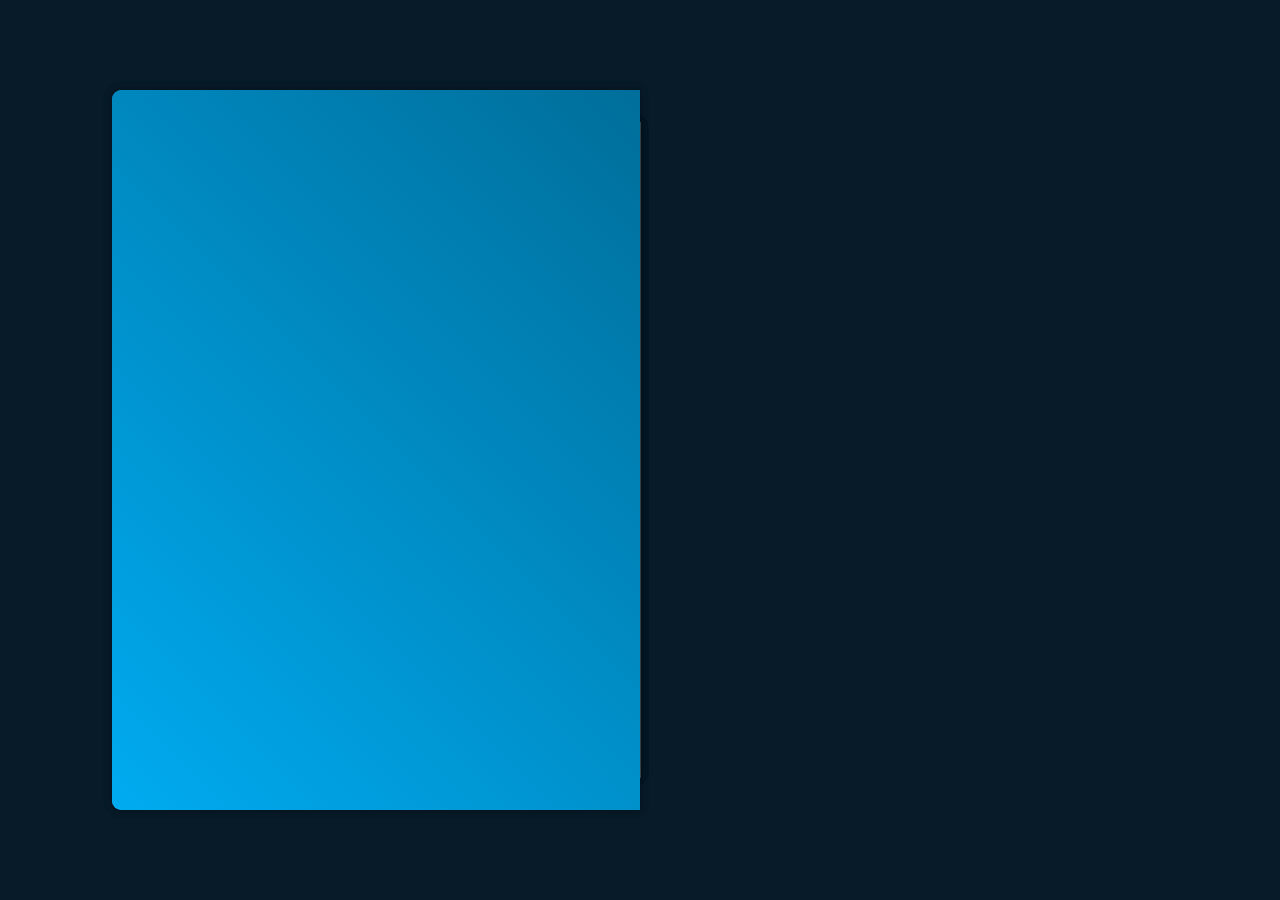
<file: index.html>
<!DOCTYPE html>
<html lang="en">
<head>
    <meta charset="UTF-8">
    <meta http-equiv="X-UA-Compatible" content="IE=edge">
    <meta name="viewport" content="width=device-width, initial-scale=1.0">
    <title>3D Portfolio Website HTML CSS and Javascript | Codehal</title>
    <link rel="stylesheet" href="style.css">
    <!-- box icons -->
    <link href='https://unpkg.com/boxicons@2.1.4/css/boxicons.min.css' rel='stylesheet'>
    <link rel="stylesheet" href="https://cdnjs.cloudflare.com/ajax/libs/font-awesome/6.6.0/css/all.min.css" integrity="sha512-Kc323vGBEqzTmouAECnVceyQqyqdsSiqLQISBL29aUW4U/M7pSPA/gEUZQqv1cwx4OnYxTxve5UMg5GT6L4JJg==" crossorigin="anonymous" referrerpolicy="no-referrer" />
</head>

<body>
    <div class="wrapper">
        <div class="cover cover-left"></div>
        <div class="cover cover-right "></div>

        <div class="book">
            <!-- Profile Page -->
            <div class="book-page page-left">
                <div class="profile-page">
                    <img src="Snapchat-625175371.jpg" alt="Profile Picture">
                    <h1>ABDULSAMAD</h1>
                    <h3>Web Developer</h3>

                    <div class="social-media">
                        <a href="#"><i class="fa-brands fa-facebook-f"></i></a>
                        <a href="#"><i class="fa-brands fa-twitter"></i></a>
                        <a href="#"><i class="fa-brands fa-instagram"></i></a>
                        <a href="#"><i class="fa-brands fa-linkedin"></i></a>
                    </div>

                    <p>Hi, I'm ABDULSAMAD, a web developer. Lorem ipsum, dolor sit amet consectetur adipisicing elit. Officia accusamus magni corrupti veritatis sapiente doloribus quibusdam rem autem architecto odit pariatur, aliquid at id necessitatibus ab, ratione.</p>

                    <div class="btn-box">
                        <a href="#" class="btn">Download CV</a>
                        <a href="#" class="btn contact-me">Contact Me</a>
                    </div>
                </div>
            </div>

            <!-- Page 1 & 2: Work Experience and Education -->
            <div class="book-page page-right turn" id="turn-1">
                <!-- Page 1 (Work Experience) -->
                <div class="page-front">
                    <h1 class="tittle">Work Experience</h1>
                    <div class="workeduc-box">
                        <div class="workeduc-content">
                            <span class="year"><i class='bx bxs-calendar'></i> 2019-2020</span>
                            <h3>Web Developer - Company</h3>
                            <p>Lorem ipsum dolor sit amet consectetur adipisicing elit. Asperiores nemo quod, quae minima pariatur atque est sit fugiat perferendis numquam animi, enim alias maxime accusamus.</p>
                        </div>

                        <div class="workeduc-content">
                            <span class="year"><i class='bx bxs-calendar'></i> 2021-2022</span>
                            <h3>Web Developer - Company</h3>
                            <p>Lorem ipsum dolor sit amet consectetur adipisicing elit. Asperiores nemo quod, quae minima pariatur atque est sit fugiat perferendis numquam animi, enim alias maxime accusamus.</p>
                        </div>

                        <div class="workeduc-content">
                            <span class="year"><i class='bx bxs-calendar'></i> 2023-2024</span>
                            <h3>Web Developer - Company</h3>
                            <p>Lorem ipsum dolor sit amet consectetur adipisicing elit. Asperiores nemo quod, quae minima pariatur atque est sit fugiat perferendis numquam animi, enim alias maxime accusamus.</p>
                        </div>
                    </div>
                    <span class="number-page">1</span>
                    <!-- Next button -->
                    <span class="naxtprev-btn" data-page="turn-1">
                        <i class='bx bxs-chevron-right'></i>
                    </span>
                </div>

                <!-- Page 2 (Education) -->
                <div class="page-back">
                    <h1 class="tittle">Education</h1>
                    <div class="workeduc-box">
                        <div class="workeduc-content">
                            <span class="year"><i class='bx bxs-calendar'></i> 2023-2024</span>
                            <h3>2nd Year Degree - College</h3>
                            <p>Lorem ipsum dolor sit amet consectetur adipisicing elit. Asperiores nemo quod, quae minima pariatur atque est sit fugiat perferendis numquam animi, enim alias maxime accusamus.</p>
                        </div>

                        <div class="workeduc-content">
                            <span class="year"><i class='bx bxs-calendar'></i> 2021-2022</span>
                            <h3>Matric Degree - School</h3>
                            <p>Lorem ipsum dolor sit amet consectetur adipisicing elit. Asperiores nemo quod, quae minima pariatur atque est sit fugiat perferendis numquam animi, enim alias maxime accusamus.</p>
                        </div>

                        <div class="workeduc-content">
                            <span class="year"><i class='bx bxs-calendar'></i> 2023-2024</span>
                            <h3>Web Developer - Course at Aptech</h3>
                            <p>Lorem ipsum dolor sit amet consectetur adipisicing elit. Asperiores nemo quod, quae minima pariatur atque est sit fugiat perferendis numquam animi, enim alias maxime accusamus.</p>
                        </div>
                    </div>
                    <span class="number-page">2</span>
                    <!-- Previous button -->
                    <span class="naxtprev-btn back" data-page="turn-1">
                        <i class='bx bxs-chevron-left'></i>
                    </span>
                </div>
            </div>

            <!-- Page 3 & 4: My Services and Skills -->
            <div class="book-page page-right turn" id="turn-2">
                <!-- Page 3 (My Services) -->
                <div class="page-front">
                    <h1 class="tittle">My Services</h1>
                    <div class="services-box">
                        <div class="services-content">
                            <i class='bx bx-code-alt'></i>
                            <h3>Web Development</h3>
                            <p>Lorem ipsum dolor sit amet consectetur adipisicing elit.</p>
                            <a href="#" class="btn">Read More</a>
                        </div>

                        <div class="services-content">
                            <i class='bx bxs-paint'></i>
                            <h3>Crative Design</h3>
                            <p>Lorem ipsum dolor sit amet consectetur adipisicing elit.</p>
                            <a href="#" class="btn">Read More</a>
                        </div>

                        <div class="services-content">
                            <i class='bx bx-bar-chart-alt'></i>
                            <h3>Digital Markiting</h3>
                            <p>Lorem ipsum dolor sit amet consectetur adipisicing elit.</p>
                            <a href="#" class="btn">Read More</a>
                        </div>

                        <div class="services-content">
                            <i class='bx bx-search-alt-2'></i>
                            <h3>seo</h3>
                            <p>Lorem ipsum dolor sit amet consectetur adipisicing elit.</p>
                            <a href="#" class="btn">Read More</a>
                        </div>
                    </div>
                    <span class="number-page">3</span>
                    <!-- Next button -->
                    <span class="naxtprev-btn" data-page="turn-2">
                        <i class='bx bxs-chevron-right'></i>
                    </span>
                    <!-- Add service content here -->
                </div>

                <!-- Page 4 (My Skills) -->
                <div class="page-back">
                    <h1 class="tittle">My Skills</h1>
                    <div class="skills-box">
                        <div class="skills-content">
                            <h3>Front-End</h3>
                            <div class="content">
                                <span><i class='bx bxl-html5'></i>HTML</span>
                                <span><i class='bx bxl-css3'></i>CSS</span>
                                <span><i class='bx bxl-javascript'></i>JavaScript</span>
                                <span><i class='bx bxl-angular'></i>Angular</span>
                                <span><i class='bx bxl-react'></i>React</span>
                                <span><i class='bx bxl-bootstrap'></i>Bootstrap</span>
                                <span><i class='bx bxl-tailwind-css'></i>Tailwind</span>
                            </div>
                        </div>
                
                        <div class="skills-content">
                            <h3>Back-End</h3>
                            <div class="content">
                                <span><i class='bx bxl-python'></i>Python</span>
                                <span><i class='bx bxl-java'></i>Java</span>
                                <span><i class='bx bxl-php'></i>PHP</span>
                                <span><i class='bx bxl-nodejs'></i>Node.js</span>
                            </div>
                        </div>
                
                        <div class="skills-content">
                            <h3>UI/UX Design</h3>
                            <div class="content">
                                <span><i class='bx bxl-figma'></i>Figma</span>
                            </div>
                        </div>
                    </div>

                    <span class="number-page">4</span>
                     <!-- Previous button -->
                     <span class="naxtprev-btn back" data-page="turn-2">
                         <i class='bx bxs-chevron-left'></i>
                     </span>
               
                </div>
            </div>
            <!-- Page 5 & 6: -->
            <div class="book-page page-right turn " id="turn-3">
                <div class="page-front">
                    <h1 class="tittle">Latest Project</h1>
                    <div class="portfolio-box">
                        <div class="img-box">
                            <img src="portfolio.jpg" alt="">
                    </div>
                        


                        <div class="info-box">
                            <div class="info-tittle">
                                <h3>Project Name</h3>
                                <a href="#">Live Preview <i class='bx bx-link-external' ></i></a>
                            </div>
                            <p>Tech Used</p>
                            <p>Lorem ipsum dolor sit amet consectetur adipisicing elit. Maxime unde eius esse quos officia cupiditate nam eos tempore voluptates natus!</p>
                        </div>
                        <div class="btn-box">
                            <a href="" class="btn">Source Code</a>
                            <a href="c:\Users\Yousuf Traders\Desktop\m" class="btn">More Project</a>
                        </div>
                    </div>

                    <span class="number-page">5</span>
                    <!-- Next button -->
                    <span class="naxtprev-btn" data-page="turn-3">
                        <i class='bx bxs-chevron-right'></i>
                    </span>
                </div>

                <!-- page 6 my contact me! -->
                <div class="page-back">
                    <h1 class="tittle"> Contact me!</h1>


                    <div class="contact-box">
                        <form action="#">
                            <input type="text" class="field" placeholder="Full Name" required>
                            <input type="email" class="field" placeholder="Email Addrees" required>
                            <textarea name="" id="" cols="30" rows="10" class="field" placeholder="Your Massage" required></textarea>
                            <input type="submit" class="btn" value="send Massage">
                        </form>
                    </div>


                    <span class="number-page">6</span>
                    <!-- Previous button -->
                    <span class="naxtprev-btn back" data-page="turn-3">
                        <i class='bx bxs-chevron-left'></i>
                    </span>

                    <a href="#" class="back-profile">
                        <p>Profile</p>
                        <i class='bx bxs-user'></i>
                    </a>
              
                </div>

            </div>
        </div>
  
        </div>
   
</body>
</html>


    <script src="script.js"></script>

</body>

</html>
</file>
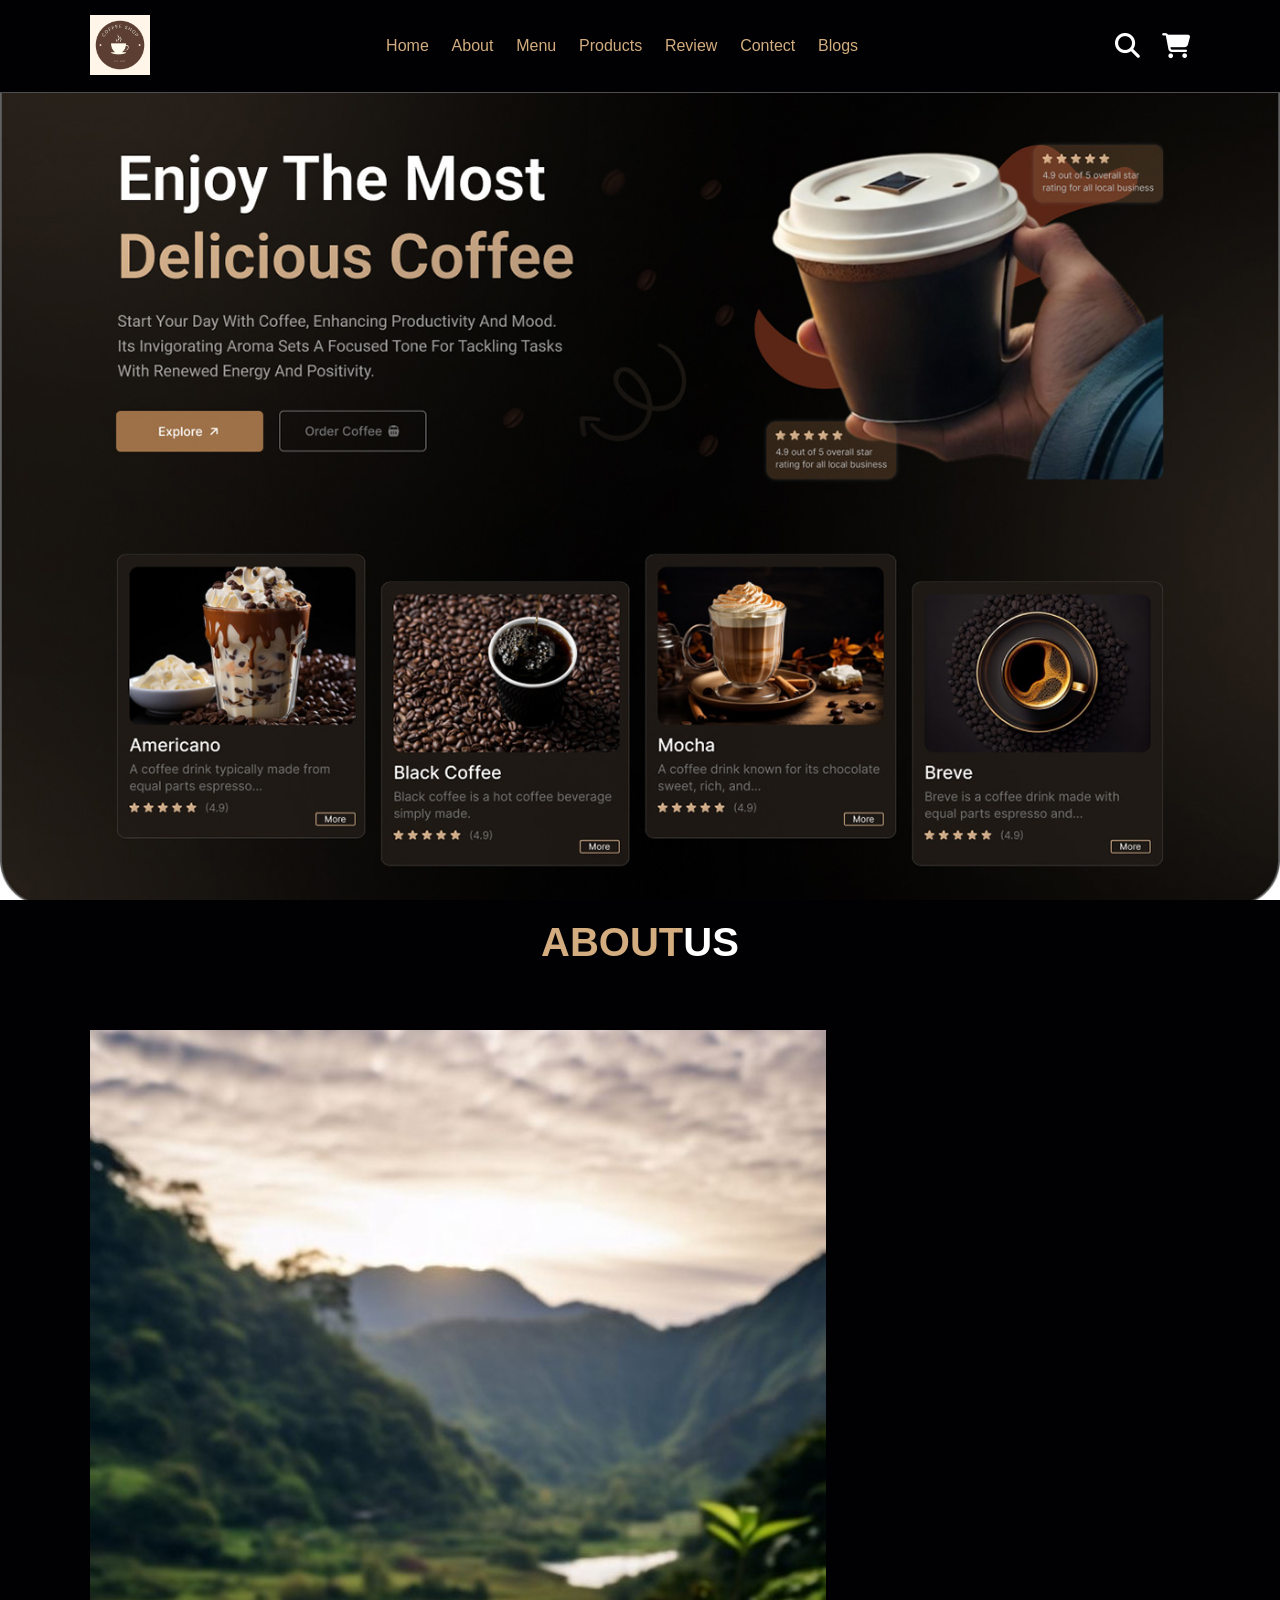
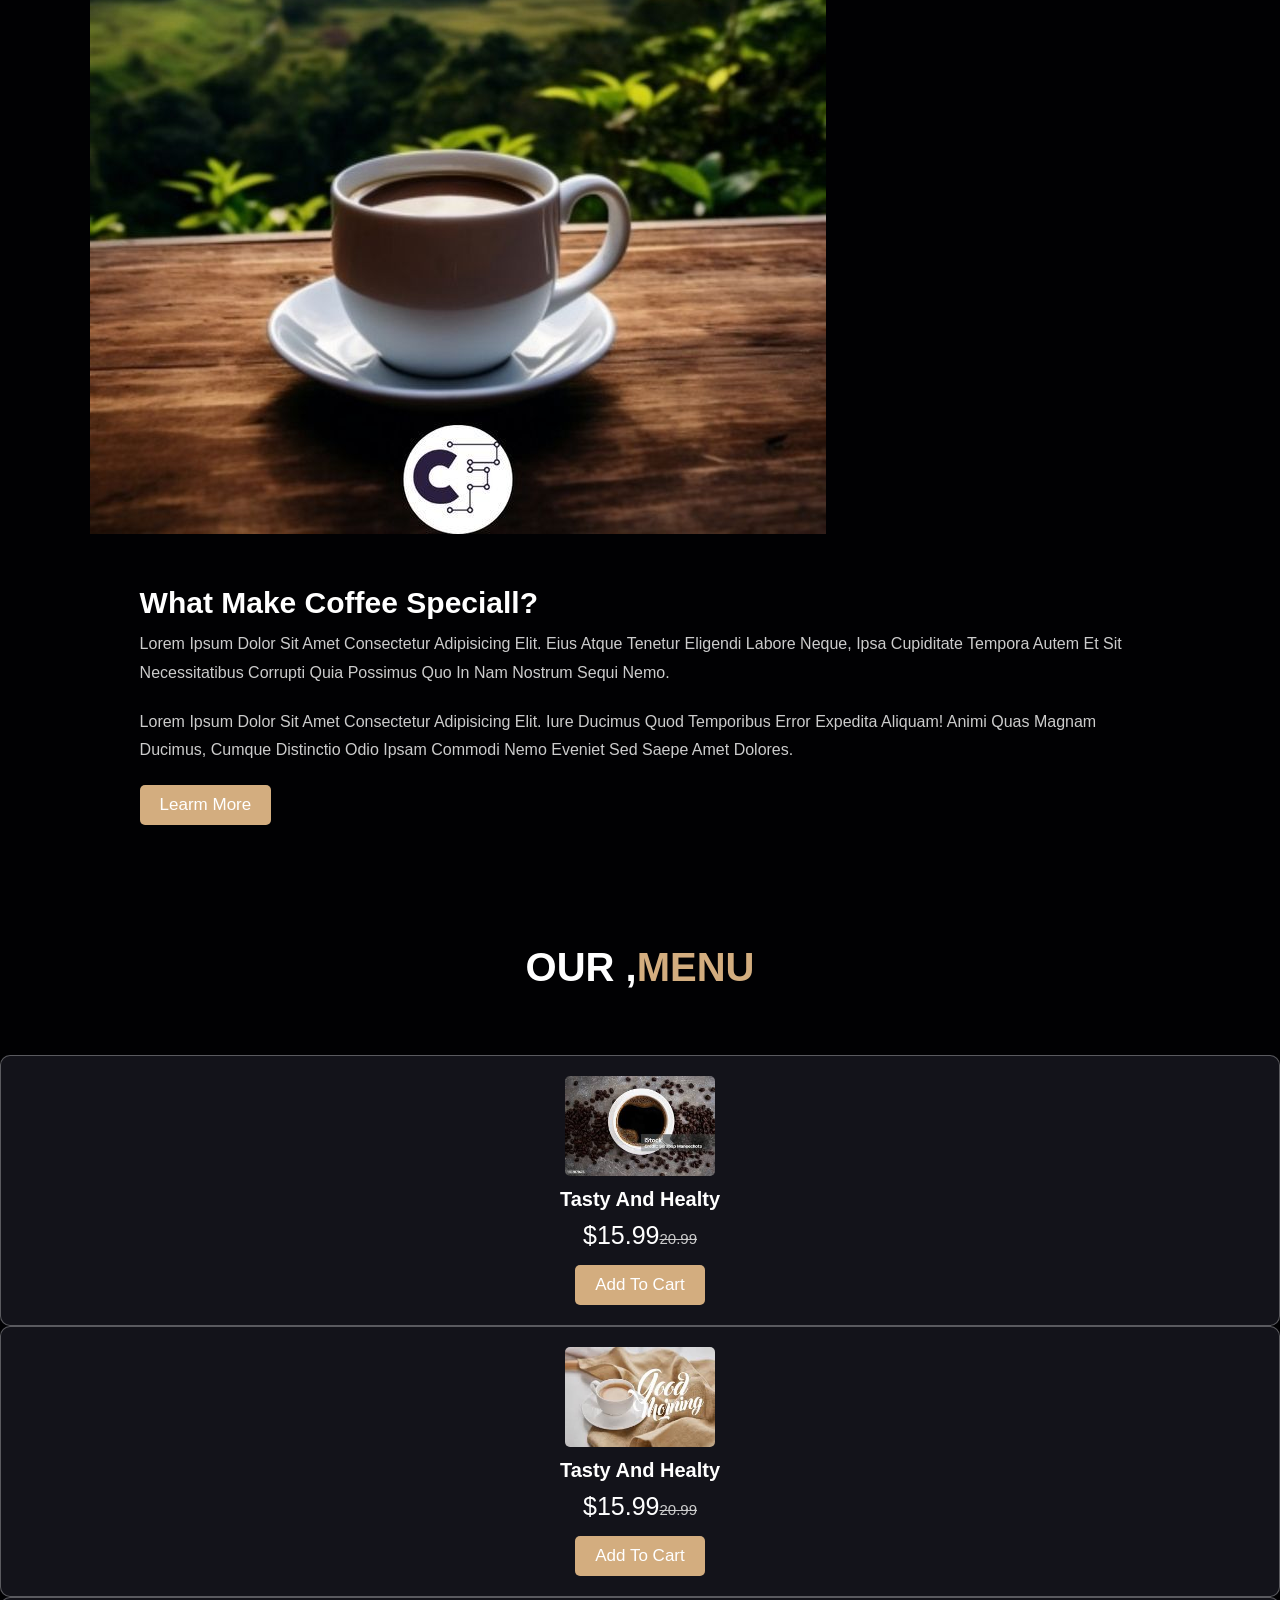
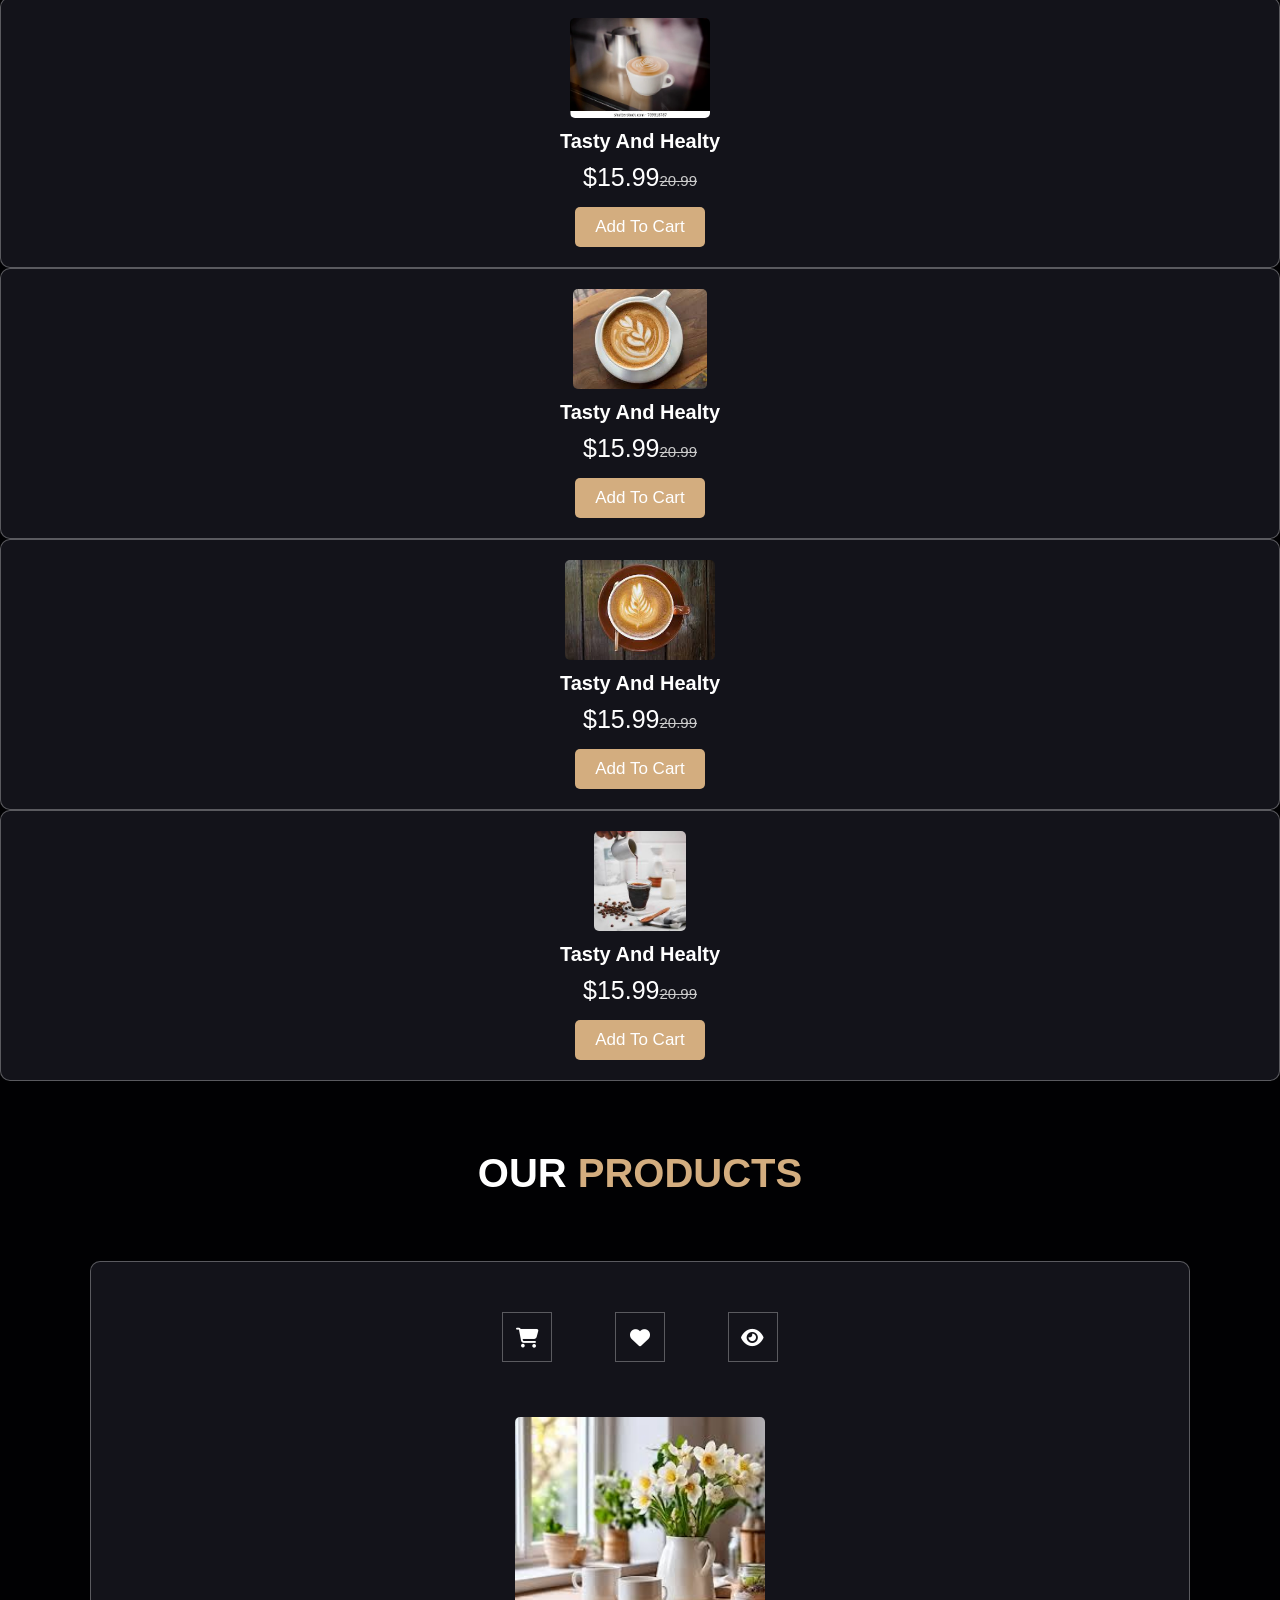
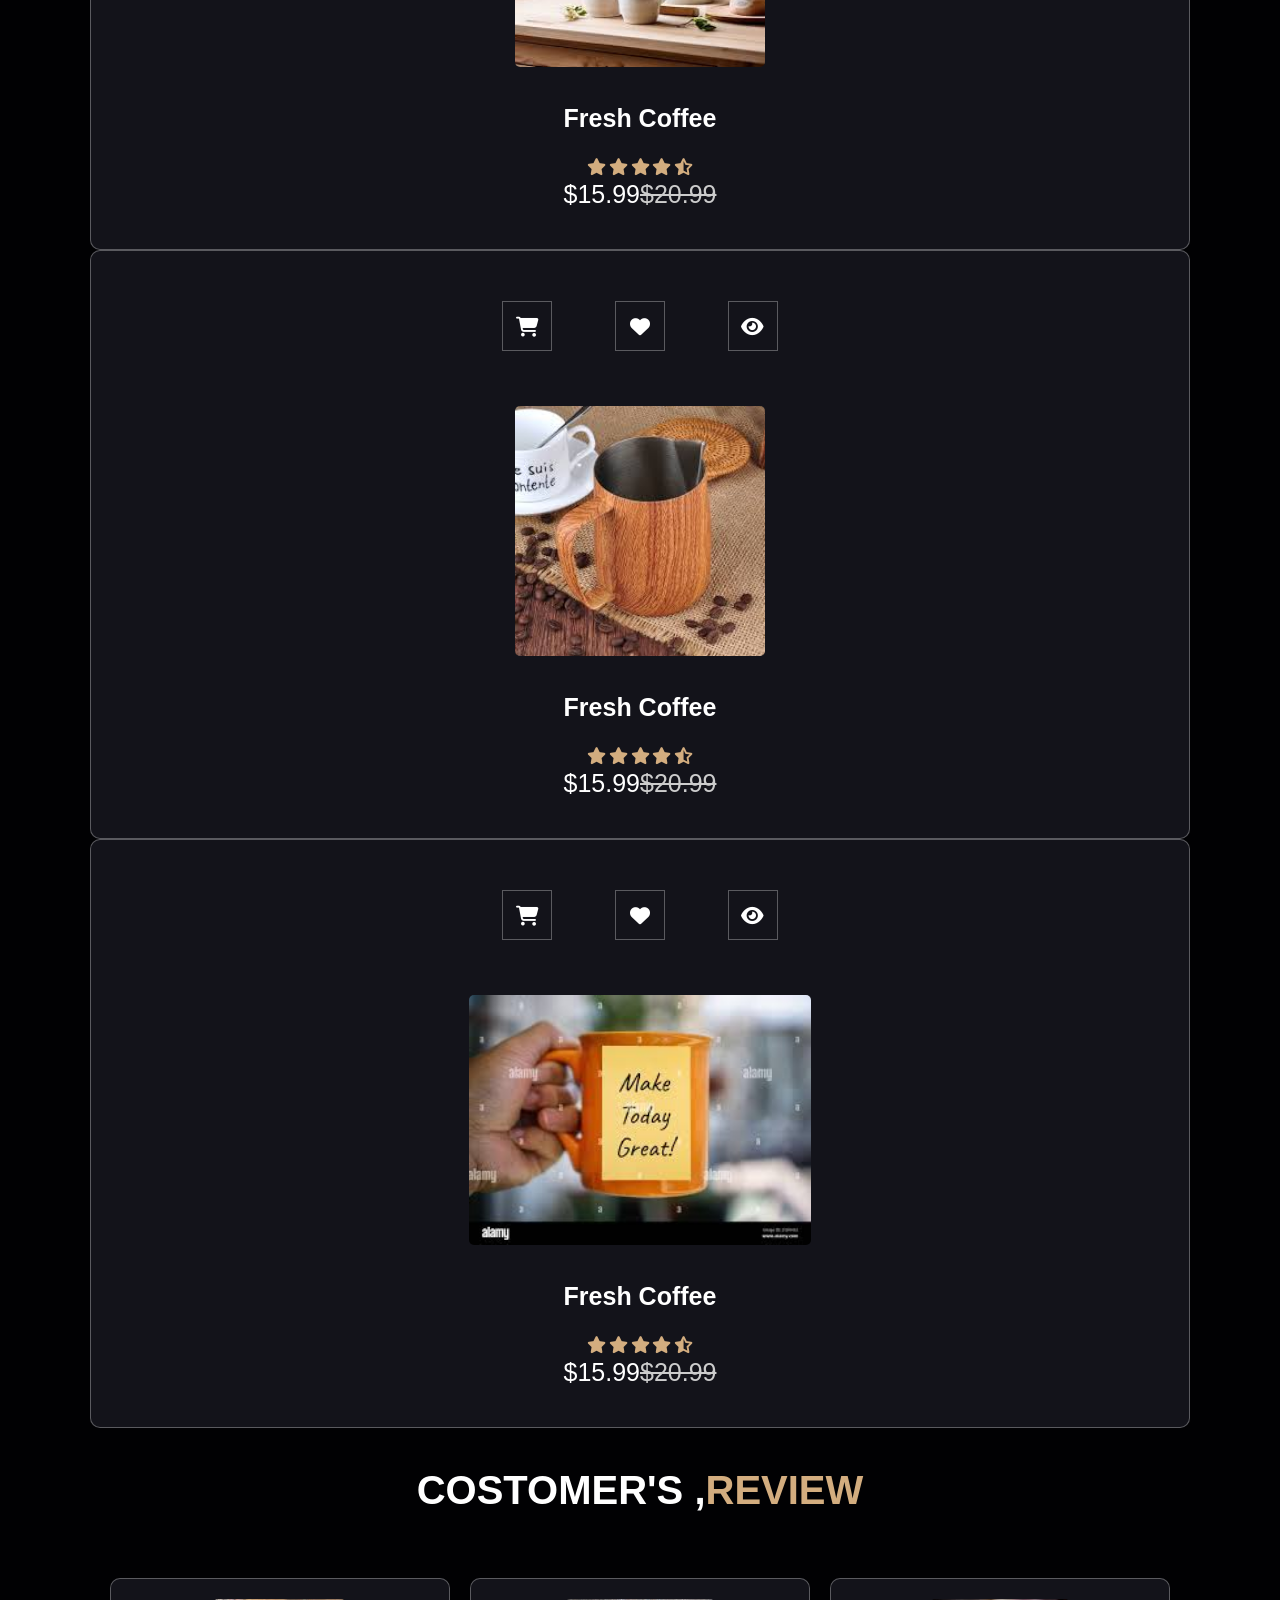
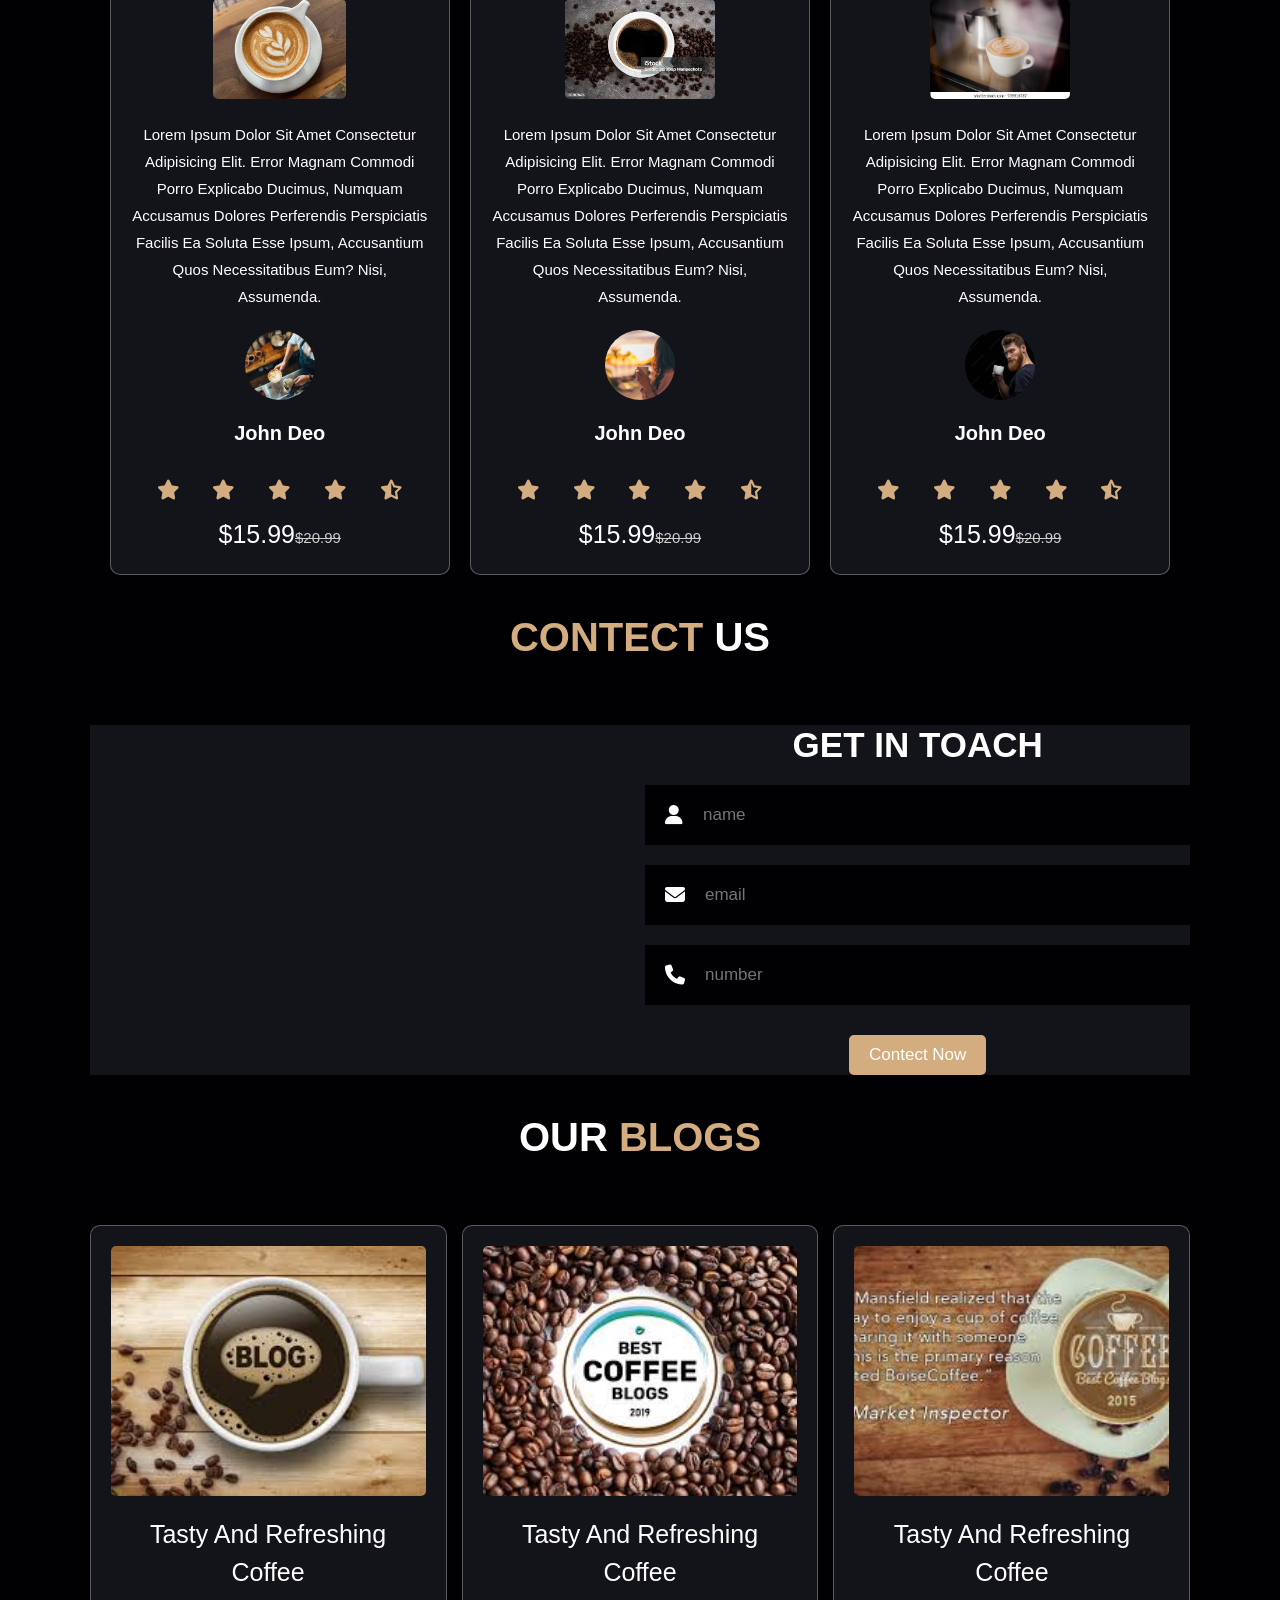
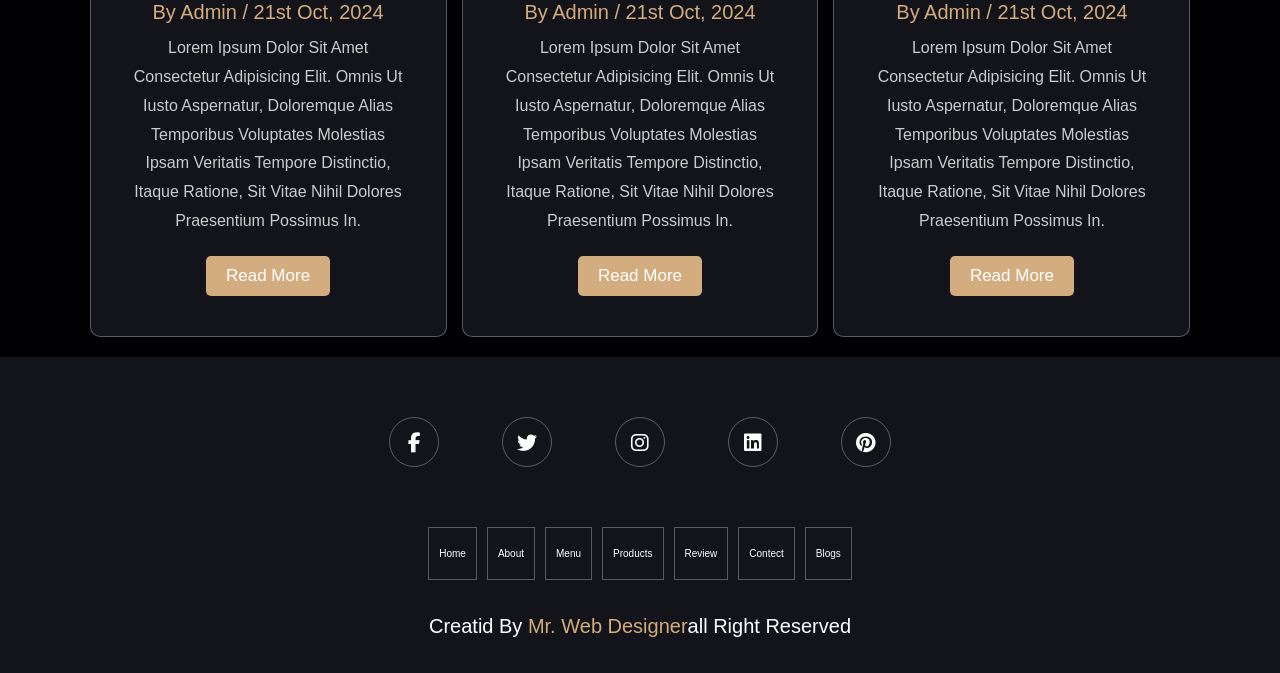
<file: New folder/index.html>
<!DOCTYPE html>
<html lang="en">
<head>
    <meta charset="UTF-8">
    <meta name="viewport" content="width=device-width, initial-scale=1.0">
    <title>COFFEE SHOP </title>
    <link rel="stylesheet" href="https://cdnjs.cloudflare.com/ajax/libs/font-awesome/6.6.0/css/all.min.css">
    <link rel="stylesheet" href="style.css">

</head>
<body>
   
    
    <header class="header">
        <a href="#" class="logo">
            <img src="1600w-ww1u6OsW_3o.webp" alt="">
        </a>
        <nav class="navber">
            <a href="#home">home</a>
            <a href="#about">about</a>
            <a href="#menu">menu</a>
            <a href="#products">products</a>
            <a href="#review">review</a>
            <a href="#contect">contect</a>
            <a href="#blogs">blogs</a>
           
        </nav>
        <div class="icon">
            <div  class="fas fa-search"  id="search-btn"></div>
            <div  class="fas fa-shopping-cart"  id="cart-btn"></div>
            <div  class="fas fa-bars"  id="menu-btn"></div>
        </div>
        <div class="search-form">
            <input type="search" id="search-box" placeholder="search-here...">
            <label for="search-box" class="fas fa-search"></label>
        </div>

        
 

 <div class="cart-items-container">
    <marquee class="f" behavior="" direction="right">FRESH COFFEE IN THE morning</marquee>
    <div class="cart-item">
        <span class="fas fa-times"></span>
        <img src="card 1i.jpeg" alt="Cart Item 01">
        <div class="contect">
            <h3>Cart Item 01</h3>
            <div class="price">$15.99/-</div>
        </div>
    </div>
    <div class="cart-item">
        <span class="fas fa-times"></span>
        <img src="card2 i.jpg" alt="Cart Item 02">
        <div class="contect">
            <h3>Cart Item 02</h3>
            <div class="price">$15.99/-</div>
        </div>
    </div>
    <div class="cart-item">
        <span class="fas fa-times"></span>
        <img src="card 3i.jpeg" alt="Cart Item 03">
        <div class="contect">
            <h3>Cart Item 03</h3>
            <div class="price">$15.99/-</div>
        </div>
    </div>
    <div class="cart-item">
        <span class="fas fa-times"></span>
        <img src="card4i.jpeg" alt="Cart Item 04">
        <div class="contect">
            <h3>Cart Item 04</h3>
            <div class="price">$15.99/-</div>
        </div>
    </div>
    <a href="#" class="btn">cheakout now</a>
</div>
</header>
<section class="home" id="home">
    <div class="contect">
       
       
    </div>
</section>
<!-- about section start -->
 <section class="about" id="about">
    <h1 class="heading"><span>about</span>us</h1>
    <div class="row">
        <div class="image">
            <img src="98135369e1c1749a623f01fde7e1d309.jpg">
        </div>
        <div class="content">
            <h3>what make coffee speciall?</h3>
            <p>Lorem ipsum dolor sit amet consectetur adipisicing elit. Eius atque tenetur eligendi labore neque, ipsa cupiditate tempora autem et sit necessitatibus corrupti quia possimus quo in nam nostrum sequi nemo.</p>
            <p>Lorem ipsum dolor sit amet consectetur adipisicing elit. Iure ducimus quod temporibus error expedita aliquam! Animi quas magnam ducimus, cumque distinctio odio ipsam commodi nemo eveniet sed saepe amet dolores.</p>
            <a href="#" class="btn">learm more</a>
        </div>
    </div>
 </section>


<section class="menu" id="menu">
    <h1 class="heading">our ,<span>menu</span></h1>

    <div class="box-cantainer">
        <div class="box">
            <img src="menu1.jpeg" alt="">
            <h3>tasty and healty</h3>
            <div class="price">$15.99<span>20.99</span></div>
            <a href="#" class="btn">add to cart</a>
        </div>
    <div class="box-cantainer">
        <div class="box">
            <img src="menu2.jpeg" alt="">
            <h3>tasty and healty</h3>
            <div class="price">$15.99<span>20.99</span></div>
            <a href="#" class="btn">add to cart</a>
        </div>
    <div class="box-cantainer">
        <div class="box">
            <img src="menu3.webp" alt="">
            <h3>tasty and healty</h3>
            <div class="price">$15.99<span>20.99</span></div>
            <a href="#" class="btn">add to cart</a>
        </div>
    <div class="box-cantainer">
        <div class="box">
            <img src="menu 4.jpeg" alt="">
            <h3>tasty and healty</h3>
            <div class="price">$15.99<span>20.99</span></div>
            <a href="#" class="btn">add to cart</a>
        </div>
    <div class="box-cantainer">
        <div class="box">
            <img src="menu5.jpeg" alt="">
            <h3>tasty and healty</h3>
            <div class="price">$15.99<span>20.99</span></div>
            <a href="#" class="btn">add to cart</a>
        </div>
    <div class="box-cantainer">
        <div class="box">
           
            <img src="menu6.jpeg" alt="">
        
            <h3>tasty and healty</h3>
            <div class="price">$15.99<span>20.99</span></div>
            <a href="#" class="btn">add to cart</a>
        </div>
    </div>
</section>
<section class="products"  id="products">
    <h1 class="heading">our <span>products</span></h1>
    <div class="box-cantainer">
        <div class="box">
            <div class="icons">
                <a href="#" class="fas fa-shopping-cart"></a>
                <a href="#" class="fas fa-heart"></a>
                <a href="#" class="fas fa-eye"></a>
            </div>
            <div class="image">
                <img src="product1.jpeg" alt="">

            </div>
            <div class="content">
                <h3>fresh coffee</h3>
                <div class="star">
                    <i class="fas fa-star"></i>
                    <i class="fas fa-star"></i>
                    <i class="fas fa-star"></i>
                    <i class="fas fa-star"></i>
                    <i class="fas fa-star-half-alt"></i>
                    <div class="price">$15.99<span>$20.99</span></div>

                </div>
            </div>
        </div>
        <div class="box">
            <div class="icons">
                <a href="#" class="fas fa-shopping-cart"></a>
                <a href="#" class="fas fa-heart"></a>
                <a href="#" class="fas fa-eye"></a>
            </div>
            <div class="image">
                <img src="product2.jpeg" alt="">

            </div>
            <div class="content">
                <h3>fresh coffee</h3>
                <div class="star">
                    <i class="fas fa-star"></i>
                    <i class="fas fa-star"></i>
                    <i class="fas fa-star"></i>
                    <i class="fas fa-star"></i>
                    <i class="fas fa-star-half-alt"></i>
                    <div class="price">$15.99<span>$20.99</span></div>

                </div>
            </div>
        </div>

        <div class="box">
            <div class="icons">
                <a href="#" class="fas fa-shopping-cart"></a>
                <a href="#" class="fas fa-heart"></a>
                <a href="#" class="fas fa-eye"></a>
            </div>
            <div class="image">
                <img src="quateimg.jpeg" alt="">

            </div>
            <div class="content">
                <h3>fresh coffee</h3>
                <div class="star">
                    <i class="fas fa-star"></i>
                    <i class="fas fa-star"></i>
                    <i class="fas fa-star"></i>
                    <i class="fas fa-star"></i>
                    <i class="fas fa-star-half-alt"></i>
                    <div class="price">$15.99<span>$20.99</span></div>

                </div>
            </div>
        </div>
    </div>

</section>

<section class="review" id="review">
    <h1 class="heading">costomer's ,<span>review</span></h1>
    <div class="box-container">
        <div class="box">
            <img src="menu 4.jpeg" alt="">
            <p>Lorem ipsum dolor sit amet consectetur adipisicing elit. Error magnam commodi porro explicabo ducimus, numquam accusamus dolores perferendis 
                perspiciatis facilis ea soluta esse ipsum, accusantium quos necessitatibus eum? Nisi, assumenda.</p>
                <img src="barista-making-cappuccino-with-beautiful-foam-design-top-top-view-barista-holding-cup-pouring-milk-from-pitcher_14117-397291.jpg" class="user" alt="">
                <h3>john deo</h3>
                <div class="star">
                    <i class="fas fa-star"></i>
                    <i class="fas fa-star"></i>
                    <i class="fas fa-star"></i>
                    <i class="fas fa-star"></i>
                    <i class="fas fa-star-half-alt"></i>
                    <div class="price">$15.99<span>$20.99</span></div>

                </div>
                
        </div>



        <div class="box">
            <img src="menu1.jpeg" alt="">
            <p>Lorem ipsum dolor sit amet consectetur adipisicing elit. Error magnam commodi porro explicabo ducimus, numquam accusamus dolores perferendis 
                perspiciatis facilis ea soluta esse ipsum, accusantium quos necessitatibus eum? Nisi, assumenda.</p>
                <img src="pic1.jpg" class="user" alt="">
                <h3>john deo</h3>
                <div class="star">
                    <i class="fas fa-star"></i>
                    <i class="fas fa-star"></i>
                    <i class="fas fa-star"></i>
                    <i class="fas fa-star"></i>
                    <i class="fas fa-star-half-alt"></i>
                    <div class="price">$15.99<span>$20.99</span></div>

                </div>
      
                
        </div>
        <div class="box">
            <img src="menu3.webp" alt="">
            <p >Lorem ipsum dolor sit amet consectetur adipisicing elit. Error magnam commodi porro explicabo ducimus, numquam accusamus dolores perferendis 
                perspiciatis facilis ea soluta esse ipsum, accusantium quos necessitatibus eum? Nisi, assumenda.</p>
                <img src="pic2.jpeg" class="user" alt="">
                <h3>john deo</h3>
                <div class="star">
                    <i class="fas fa-star"></i>
                    <i class="fas fa-star"></i>
                    <i class="fas fa-star"></i>
                    <i class="fas fa-star"></i>
                    <i class="fas fa-star-half-alt"></i>
                    <div class="price">$15.99<span>$20.99</span></div>

                </div>
      
                
        </div>
    </div>
</section>
<section class="contect" id="contect">
<h1 class="heading"><span>contect</span> us </h1>

<div class="row">
    <iframe class="map" src="https://www.google.com/maps/embed?pb=!1m18!1m12!1m3!1d924237.7101196521!2d66.49593501614461!3d25.192983602435174!2m3!1f0!2f0!3f0!3m2!1i1024!2i768!4f13.1!3m3!1m2!1s0x3eb33e06651d4bbf%3A0x9cf92f44555a0c23!2sKarachi%2C%20Karachi%20City%2C%20Sindh%2C%20Pakistan!5e0!3m2!1sen!2s!4v1728279521285!5m2!1sen!2s"  allowfullscreen="" loading="lazy" referrerpolicy="no-referrer-when-downgrade"></iframe>
    <form action="">
        <h3>get in toach</h3>
        <div class="inputBox">
            <span class="fas fa-user"></span>
            <input type="text" placeholder="name">
        </div>
        <div class="inputBox">
            <span class="fas fa-envelope"></span>
            <input type="email" placeholder="email">
        </div>
        <div class="inputBox">
            <span class="fas fa-phone"></span>
            <input type="number" placeholder="number">
        </div>
        <input type="submit" value="contect now" class="btn" >
    </form>

</div>
</section>
<section class="blogs" id="blogs">
    <h1 class="heading">our <span>blogs</span></h1>
    <div class="bax-container">
    <div class="box">
        <div class="image">
        <img src="blog.jpeg" alt="">
    </div>
    <div class="content">
        <a href="#" class="tittle">tasty and refreshing coffee</a>
        <span>by admin / 21st oct, 2024 </span>
        <p>Lorem ipsum dolor sit amet consectetur adipisicing elit. Omnis ut iusto aspernatur, doloremque alias temporibus voluptates molestias ipsam veritatis tempore distinctio, itaque ratione, sit vitae nihil dolores praesentium possimus in.</p>
        <a href="#" class="btn">read more</a>
    </div>
</div>
    <div class="box">
        <div class="image">
        <img src="blog2.jpeg" alt="">
    </div>
    <div class="content">
        <a href="#" class="tittle">tasty and refreshing coffee</a>
        <span>by admin / 21st oct, 2024 </span>
        <p>Lorem ipsum dolor sit amet consectetur adipisicing elit. Omnis ut iusto aspernatur, doloremque alias temporibus voluptates molestias ipsam veritatis tempore distinctio, itaque ratione, sit vitae nihil dolores praesentium possimus in.</p>
        <a href="#" class="btn">read more</a>
    </div>
</div>
    <div class="box">
        <div class="image">
        <img src="blog 3.jpeg" alt="">
    </div>
    <div class="content">
        <a href="#" class="tittle">tasty and refreshing coffee</a>
        <span>by admin / 21st oct, 2024 </span>
        <p>Lorem ipsum dolor sit amet consectetur adipisicing elit. Omnis ut iusto aspernatur, doloremque alias temporibus voluptates molestias ipsam veritatis tempore distinctio, itaque ratione, sit vitae nihil dolores praesentium possimus in.</p>
        <a href="#" class="btn">read more</a>
    </div>
</div>
    </div>

</section>
<section class="footer">
    <div class="share">
        <a href="#" class="fab fa-facebook-f"></a>
        <a href="#" class="fab fa-twitter"></a>
        <a href="https://www.instagram.com/" class="fab fa-instagram"></a>
        <a href="#" class="fab fa-linkedin"></a>
        <a href="#" class="fab fa-pinterest"></a>
    </div>
    <div class="links">
        <a href="#">home</a>
        <a href="#">about</a>
        <a href="#">menu</a>
        <a href="#">products</a>
        <a href="#">review</a>
        <a href="#">contect</a>
        <a href="#">blogs</a>
    </div>
    <div class="credit">creatid by <span>mr. web designer</span>all right reserved</div>
</section>










    <script src="script.js"></script>
</body>
</html>
</file>
<file: style.css>
@import url("https://fonts.googleapis.com/css2?family=Poppins:wght@300;400;500;600;700;800;900&display=swap");

* {
  margin: 0;
  padding: 0;
  box-sizing: border-box;
  text-decoration: none;
  border: none;
  outline: none;
  font-family: "Poppins", sans-serif;
}

:root {
  --bg-color: #081b29;
  --main-color: #00abf0;
  --text-color: #333;
  --second-text-color: #555;
  --white-color: #fff;
  --cover-color: linear-gradient(45deg, #00abf0, #006e9a);
  --pages-color: linear-gradient(90deg, #fff, #ddd);
  --border: .125rem solid #00abf0;
  --box-shadow: 0 0 .6rem rgba(0, 0, 0, .2);
}
body{
  display: flex;
  justify-content: center;
  align-items: center;
  min-height: 100vh;
  background: var(--bg-color);
  color: var(--text-color);
  
}
.wrapper{
  position: relative;
  width: 66rem;
  height: 45rem;
  padding: 2rem;
  perspective: 250rem;
  animation: show-animate 2s forwards;
}

@keyframes show-animate {
  0%,30% {
    opacity: 0;
    transform: rotate(-20deg) ;
  }
  100% {
    opacity: 1;
    transform: rotate(0deg);
  }
}
.cover{
  position: absolute;
  top: 0;
  left: 0;
  width: 50%;
  height: 100%;
  background: var(--cover-color);
  box-shadow: var(--box-shadow);
  border-top-left-radius: .6rem;
  border-bottom-left-radius: .6rem;
  transform-origin: right;
}
.cover.cover-left {
  z-index: -1;
}
.cover.cover-right {
  z-index: 100;
  transition: transform 1s cubic-bezier(.645, .045, .355, 1);

}
.cover.cover-right.turn {
  transform: rotateY(180deg);
}
.book{
  position: relative;
  width: 100%;
  height: 100%;
  display: flex;
  perspective: 250rem;
}
.book .book-page{
  position: absolute;
  width: 50%;
  height: 100%;
  background: var(--pages-color);
  box-shadow: 0 0 .6rem rgba(0, 0, 0, .1);
  display: flex;
  padding: 2rem;
}
.book-page.book-left {
  box-shadow: -.6rem .6rem .6rem rgba(0, 0, 0, .1);
}
.profile-page{
  display: flex;
  flex-direction: column;
  justify-content: center;
  align-items: center;
}
.profile-page img{
  max-width: 180px;
  border-radius: 50%;
  border: .25rem solid var(--main-color);
  margin-bottom: .8rem;
}
.profile-page h1{
  font-size: 2.7rem;
  line-height: 1;
}
.profile-page h3{
  font-size: 1.5rem;
  color: var(--main-color);
}
.profile-page .social-media{
  margin: .6rem 0 .8rem;
}
.profile-page .social-media a{
  display: inline-flex;
  width: 2.5rem;
  justify-content: center;
  height: 2,5rem;
  background: transparent;
  border: var(--border);
  border-radius: 50%;
  font-size: 1.3rem;
  color: var(--main-color);
  margin: 0.2rem;
  transition: o.5s;
}
.profile-page .social-media a:hover{
  background: var(--main-color);
  color: var(--white-color);
}
.profile-page p{
  text-align: justify;
}
.profile-page .btn-box{
  margin-top: 1.2rem;
}
.btn{
  display: inline-flex;
  justify-content: center;
  align-items: center;
  width: 9.5rem;
  height: 3rem;
  background: var(--main-color);
  border: var(--border);
  border-radius: .3rem;
  font-size: 1rem;
  color: var(--white-color);
  font-weight: 500;
  margin: 0 1rem;
  transition: 0.5s;
} 
.btn:hover{
  background: transparent;
  color: var(--main-color);
}
.btn-box .btn:nth-child(2){
  background: transparent;
  color: var(--main-color);
}
.btn-box .btn:nth-child(2):hover{
  background: var(--main-color);
  color: var(--white-color);
}
.book-page.page-right{
  position: absolute;
  right: 0;
  transform-style:preserve-3d ;
  transform-origin: left;
  transition: transform 1s cubic-bezier(.645, .045, .355, 1);
}
.book-page.page-right.turn{
  transform: rotateY(-180deg);
}
.book-page .page-front,
.book-page .page-back{
  position: absolute;
  top: 0;
  left: 0;
  width: 100%;
  height: 100%;
  background: var(--pages-color);
  padding: 1.5rem 2rem;
}
.book-page .page-front{
  transform: rotateY(0deg) translateZ(1px);
}
.book-page .page-back{
  transform: rotateY(180deg) translateZ(1px);
}
.tittle{
  text-align: center;
  margin-bottom: 1rem;
}
.workeduc-box{
  border-left: var(--border);
}
.workeduc-box .workeduc-content{
  position: relative;
  padding-left: 1.6rem;
  margin-bottom: 1.2rem;
}
.workeduc-box .workeduc-content::before{
  content: '';
  position: absolute;
  top:0;
  left: -0.65rem;
  width: 1.2rem;
  height: 1.2rem;
  background: var(--main-color);
  border-radius: 50%;

}
.workeduc-content .year{
  color: var(--main-color);
}
.workeduc-content .year i{
  margin-right: .4rem;
}
.number-page{
  position: absolute;
  bottom: 1.2rem;
  left: 50%;
  transform: translateX(-50%);
}
.naxtprev-btn{
  position: absolute;
  bottom: .9rem;
  right: 1.5rem;
  width: 2rem;
  height: 2rem;
  cursor: pointer;
  font-size: 2rem;
  color: var(--second-text-color);
  display: inline-flex;
  justify-content: center;
  transition: 0.5s;
}
.naxtprev-btn:hover{
  color: var(--main-color);
}
.naxtprev-btn.back{
  left: 1.5rem;
}
.services-box{
  display: flex;
  flex-wrap: wrap;
  gap: 1.5rem;
}
.services-box .services-content{
   flex: 1 1 10rem;
   border: var(--border);
   border-radius: .5rem;
   padding: .8rem .5rem 1.1rem;
   text-align: center;
   transition: 0.3s ease;

}
.services-box .services-content:hover{
   box-shadow: var(--box-shadow);

}
.services-content i{
  font-size: 2.5rem;
  color: var(--main-color);
}
.services-content h3{
  font-size: 1.1rem;
}
.services-content p{
  margin: .2rem 0 ;
}
.services-content .btn{
  width: 8rem;
  height: 2.5rem;
}
.skills-box{
  display: flex;
  flex-wrap: wrap;
  gap: 1.5rem;
}
.skills-box .skills-content {
  flex: 1 1 20rem;
}
.skills-content h3{
  font-size: 1.3rem;
  line-height: 1;
  margin-bottom: .6rem;
}
.skills-content .content{
  display: flex;
  flex-wrap: wrap;
  gap: .8rem;
}
.skills-content .content span{
  display: inline-flex;
  flex-direction: column;
  justify-content: center;
  align-items: center;
  width: 6rem;
  height: 5rem;
  border: var(--border);
  border-radius: .3rem;
  font-weight: 600;
  transition: .3s ease;
}
.skills-content .content span:hover{
   box-shadow: var(--box-shadow);

}
.skills-content .content span i{
  font-size: 3rem;
  color: var(--main-color);
}
.portfolio-box .img-box{
  display: flex;
  width: 100%;
  height: 15rem;
  border: var(--border);
  border-radius: .5rem;
  overflow: hidden;
}
.portfolio-box .img-box img{
  width: 100%;
  object-fit: cover;
  transition: .5s;
}
.portfolio-box .img-box:hover img{
  transform: scale(1.1);
}
.portfolio-box .info-box{
  margin: 1rem 0 1.5rem;
}
.portfolio-box .info-box .info-tittle{
  display: flex;
  justify-content: space-between;
  align-items: center;
  margin-bottom: 1rem;
}
.portfolio-box .info-box .info-tittle h3{
  font-size: 1.3rem;
}
.portfolio-box .info-box .info-tittle a{
  display: flex;
  align-items: center;
  color: var(--main-color);
}
.portfolio-box .info-box .info-tittle a i{
  margin-left: .3rem;
}
.portfolio-box .info-box p:nth-of-type(1) {
  font-weight: 600;
}
.portfolio-box .btn-box{
  display: flex;
  justify-content: center;
}
.portfolio-box .btn-box .btn{
  margin: 0 1.15rem;
}
.contact-box{
  text-align: center;

}
.contact-box .field{
  width: 100%;
  background: transparent;
  border: var(--border);
  border-radius: .3rem;
  padding: .8rem;
  font-size: 1rem;
  color: var(--text-color);
  margin-bottom: 1.5rem;
}
.contact-box .field::placeholder{
  color: var(--text-color);
}
.contact-box textarea {
  resize: none;
  height: 15rem;
}
.contact-box .btn{
  cursor: pointer;
}
.back-profile{
  position: absolute;
  bottom: 1.2rem;
  right: 2rem;
  width: 2rem;
  height: 2rem;
  background: transparent;
  border: var(--border);
  border-radius: .3rem;
  font-size: 1.1rem;
  color: var(--main-color);
  display: inline-flex;
  justify-content: center;
  align-items: center;
  transition: .5s;
}
.back-profile:hover{
  background: var(--main-color);
  color: var(--white-color);

}
.back-profile p{
  position: absolute;
  top: 0;
  left: 50%;
  font-size: 1rem;
  color: var(--main-color);
  opacity: 0;
  transition: .5s;
}
.back-profile:hover p{
  opacity: 1;
  transform: translateX(-50%) scale(1);
  top: -1.8rem;

}
</file>
<file: New folder/style.css>
:root{
    --man-color:#d3ad7f;
    --black:#13131a;
    --bg:#010103;
    --border:.1rem solid rgba(255,255,255,.3);

}
 *{ 
    font-family: 'Raboto', sans-serif;
    margin: 0;
    padding: 0;
    box-sizing: border-box;
    outline: none;
    border: none;
    text-decoration: none;
    text-transform: capitalize;
    transition: 0.2s linear; */
 }
 
 .f{
    color:var(--black);
    height: 20PX;
    margin: 20px;

 }


 
html{
    font-size: 62.5%;
    
    scroll-padding-top:smooth ;
}
html::-webkit-scrollbar{
    width: 1rem;
    
}
    
html::-webkit-scrollbar-track{
    background: transparent;
    
}
    
html::-webkit-scrollbar-thumb{
    background: #fff;
    border-radius: 5rem;

}
body{
    background-color: var(--bg);
}
section{
    padding: 2rem 7%;
}
.heading{
    text-align: center;
    color: #fff;
    text-transform: uppercase;
    padding-bottom: 3.5rem;
    font-size: 4rem;

}
.heading span{
    color:var(--man-color);
    text-transform: uppercase;

}
.btn{
    margin-top: 1rem;
    display: inline-block;
    padding: 10px;
    font-size: 1.7rem;
    color: #fff;
    background: var(--man-color);
    cursor: pointer;
    border-radius: 10px;

}
.btn:hover{
    letter-spacing: .2rem;

}
.header{
    background: var(--bg);
    display: flex;
    align-items: center;
    justify-content: space-between;
    padding: 1.5rem 7%;
    border-bottom: var(--border);
    position: fixed;
    top: 0;
    left: 0;
    right: 0;
    z-index: 1000;


}
.header .logo img{
    height: 6rem;
}
.header .navber a{
    margin: 0 1rem;
    font-size: 1.6rem;
    color:var(--man-color);
   
}
.header .navber a:hover{
    color: var(--man-color);
    border-bottom: .1rem solid var(--man-color);
    padding-bottom: .5rem;

}
.header .icon div{
    color: #fff;
    cursor: pointer;
    font-size: 2.5rem;
    margin-left: 2rem;

}
.header .icon div:hover{
    color: var(--man-color);
}
#menu-btn{
    display: none;
}
.header .search-form{
    position: absolute;
    top: 115%; right: 7%;
    background:#fff;
    width: 50rem;
    height: 5rem;
    display: flex;
    align-items: center;
    transform:scaleY(0);
    transform-origin: top ;
  

}
.header .search-form.active{
    transform:scaleY(1)

}
.header .search-form input{
    height: 100%;
    width: 100%;
    font-size: 1.6rem;
    color: var(--man-color);
    padding: 1rem;
    text-transform: none;
}

.header .search-form label{
    cursor: pointer;
    font-size: 2.2rem;
    margin-right: 1.5rem;
    color: var(--black);


}

.header .search-form label:hover{
    color: var(--man-color);
}


     
     .header .cart-items-container {
        position: absolute;
        top: 100%; /* Adjust position as needed */
        right: -100%;
        height: calc(100vh - 9.5rem); /* Adjust height as needed */
        width: 35rem;
        background:var(--man-color);
        padding: 0 1.5rem;
        overflow-y: auto; /* Allow scrolling if content exceeds height */
        border-radius: 8px; /* Rounds corners for a softer look */
        box-shadow: 0 2px 10px rgba(0, 0, 0, 0.1); /* Adds shadow for depth */
    }
    .header .cart-items-container.active{
        right: 0;
    }
    
    .header .cart-items-container .cart-item {
        position: relative;
        margin: 2rem 0;
        display: flex;
        align-items: center; /* Vertically center-aligns items */
        gap: 1.5rem;
    }
    
    .header .cart-items-container .cart-item .fa-times {
        position: absolute;
        top: 1rem;
        right: 1rem;
        font-size: 2rem;
        cursor: pointer;
        color: var(--black);
    }
    
    .header .cart-items-container .cart-item .fa-times:hover {
        color: var(--man-color);
    }
    
    .header .cart-items-container .cart-item img {
        width: 5rem; /* Fixed size for images */
        height: 5rem; /* Maintain aspect ratio by keeping height same as width */
        object-fit: cover; /* Ensures the image covers the area without distortion */
        border-radius: 5px; /* Rounds the corners of the images */
    }
    
    .header .cart-items-container .cart-item .contect {
        display: flex;
        flex-direction: column; /* Aligns content vertically */
        justify-content: center; /* Centers the content vertically */
    }
    
    .header .cart-items-container .cart-item .price {
        font-weight: bold; /* Makes price stand out */
    }
    .header .cart-items-container .btn{
        width: 100%;
        text-align: center;
      

    }



    .about .row{
        display: flex;
        align-items: center;
        background-color: var(--bg);
        flex-wrap: wrap;

    }
    .about .row .image img{
      width: 100% ;
        
    }
    
    .about .row .content{
        flex: 1 1 45rem;
        padding: 5rem;
        width: 300px;
        }
    .about .row .content h3{
        font-size: 3rem;
        color: #fff;
    }
    .about .row .content p{
        font-size: 1.6rem;
        color: #ccc;
        padding: 1rem 0;
        line-height: 1.8;
    }
    

 .menu {
    padding: 5rem 0; /* Space above and below the menu section */
}

.heading {
    text-align: center;
    color: #fff;
    font-size: 4rem;
    margin-bottom: 3rem; /* Space below the heading */
}

.heading span {
    color: var(--man-color); /* Using your existing color variable */
}

.box-container {
    display: grid;
    grid-template-columns: repeat(auto-fit, minmax(30rem, 1fr));
    gap: 2rem; /* Space between boxes */
    padding: 0 2rem; /* Padding around the container */
}

.box {
    background: var(--black);
    background: Slightly transparent;
    border-radius: 10px; /* Rounded corners */
    padding: 2rem;
    text-align: center;
    border: var(--border); /* Use your existing border variable */
    transition: transform 0.3s; /* Smooth hover effect */
}

.box:hover {
    transform: scale(1.05); /* Slightly enlarges the box on hover */
    
}

.box img {
    height: 10rem; /* Fixed height for images */
    width: auto; /* Keep aspect ratio */
    border-radius: 5px; /* Rounded corners for images */
}

.box h3 {
    color: #fff;
    font-size: 2rem;
    margin: 1rem 0; /* Space above and below the heading */
}

.price {
    color: #fff;
    font-size: 2.5rem;
    margin: 0.5rem 0; /* Space around the price */
}

.price span {
    color: #ccc; /* Color for the old price */
    text-decoration: line-through; /* Strikethrough for old price */
    font-size: 1.5rem;
}

.btn {
    margin-top: 1rem; /* Space above the button */
    display: inline-block;
    padding: 10px 20px; /* Padding inside the button */
    font-size: 1.7rem;
    color: #fff;
    background: var(--man-color); /* Using your color variable */
    border-radius: 5px; /* Rounded corners */
    transition: background 0.3s; /* Smooth transition */
}

.btn:hover {
    background:var(--man-color); /* Darker shade on hover */
}
.menu .box-container .box:hover{
  background: #fff;
}
.menu .box-cantainer .box:hover > *{ 
    color:var(--black) ;
    
}
.products .bax-cantainer{
    display: grid;
    grid-template-columns: repeat(auto-fit, minmax(30rem, 1fr));
    gap: 1.3rem;

}
.products .box-cantainer .box{
    text-align: center;
    border: var(--border);
    padding: 2rem;


}
.products .box-cantainer .box .icons a{
    height: 5rem;
    width: 5rem;
    line-height: 5rem;
    font-size: 2rem;
    border: var(--border);
    color: #fff;
    margin: 3rem;

}
.products .box-cantainer .box .icons a:hover{
    background: var(--man-color);
}
.products .box-cantainer .box .image{
    padding: 2.5rem 0;
} 
.products .box-cantainer .box .image img{
    height: 25rem;
}
.products .box-cantainer .box .content h3{
    color: #fff;
    font-size: 2.5rem;
}
 .products .box-cantainer .box .content .star{
    padding: 1.5rem;
 
}
.products .box-cantainer .box .content .star i{
    color:var(--man-color);
    font-size: 1.7rem;
}
.products .box-cantainer .box .content .price{
    color: #fff;
    font-size: 2.5rem;

}
.products .box-cantainer .box .content .price span{
    text-decoration: line-through;
    font-weight: lighter;
    font-size: 2.5rem;
    
}
.review .bax-container{
    display: grid;
    grid-template-columns: repeat(auto-fit, minmax(30rem, 1fr));
    gap: 1.5rem;

}
.review .box-container .box{
    border: var(--border);
    text-align: center;
    padding: 3rm 2rem;

}
.review .box-container .box p{
    font-size: 1.5rem;
    line-height: 1.8;
    color: #fff;
    padding:2rem 0;
}
.review .box-container .box .user{
    height: 7rem;
    width: 7rem;
    border-radius: 50%;
    object-fit: cover;

}
.review .box-container .box h3{
    padding: 1rem 0;
    font-size: 2rem;
    color: #fff;
    
}
.review .box-container .star i{
    padding: 1.5rem ;
    font-size: 2rem;
    color:var(--man-color);

}
.contect .row{
    display: flex;
    align-items: center;
    background: var(--black);
    flex-wrap: wrap;
    gap: 1rem;


}
.contect .row .map{
    flex:1 1 45rem;
    width: 100%;
    object-fit: cover;

}
.contect .row form{
    flex:1 1 45rem;
    padding: 5rem 2re;
    text-align: center;

    
}
.contect .row form h3{
    text-transform: uppercase;
    font-size: 3.5rem;
    color: #fff;
}
.contect .row form .inputBox{
    display: flex;
    align-items: center;
    margin-top: 2rem;
    margin-bottom: 2rem;
    background: var(--bg);


}
.contect .row form .inputBox span{
    color: #fff;
    font-size: 2rem;
    padding-left: 2rem;

}
.contect .row form .inputBox input{
    width: 100%;
    padding: 2rem;
    font-size: 1.7rem;
    color: #fff;
    text-transform: none;
    background: none;
}
.blogs .bax-container{
    display: grid;
    grid-template-columns: repeat(auto-fit, minmax(30rem, 1fr));
    gap: 1.5rem;

}
.blogs .bax-container .box{
    border: var(--border);

}
.blogs .bax-container .box .image{
    height: 25rem;
    overflow: hidden;
    width: 100%;

}
.blogs .bax-container .box .image img{
    height: 100%;
    object-fit: cover;
    width: 100%;
    
}
.blogs .bax-container .box:hover .image img{
    transform: scale(1.2);
}
.blogs .bax-container .box .content{
    padding: 2rem;
}
.blogs .bax-container .box .content .tittle{
    font-size: 2.5rem;
    line-height: 1.5;
    color: #fff;

}
.blogs .bax-container .box .content .tittle:hover{
    color: var(--man-color);
}
.blogs .bax-container .box .content span{
    color: var(--man-color);
    display: block;
    padding-top: 1rem;
    font-size: 2rem;

}
.blogs .bax-container .box .content p{
    font-size: 1.6rem;
    line-height: 1.8;
    color: #ccc;
    padding: 1rem 0;
}
.footer{
    background: var(--black);
    text-align: center;

}
.footer .share{
    padding: 1rem 0;
    
}
.footer .share a{
    height: 5rem;
    width: 5rem;
    line-height: 5rem;
    font-size: 2rem;
    color: #fff;
    border: var(--border);
    margin: 3rem;
    border-radius: 50%;

}
.footer .share a:hover{
   background:var(--man-color);


}
.footer .links{
    display: flex;
    justify-content: center;
    flex-wrap: wrap;
    padding: 2rem 0;
    gap: 1rem;

}
.footer .links a{
    padding: 2rem 1rem;
    color: #fff;
    border: var(--border);
    font-size: 1rem;

}
.footer .links a:hover{
    background: var(--man-color);

}
.footer .credit{
    font-size: 2rem;
    color: #fff;
    font-weight: lighter;
    padding: 1.5rem;

}
.footer .credit span{
    color: var(--man-color);

}

   


















































    
    @media (max-width:951px){
        html{
            font-size: 55%;
        }
        .header{
            padding: 1.5rem 2rem;
        }
        section{
            padding: 2rem;
        }

    }
    @media (max-width:768px){
        #menu-btn{
            display: inline-block;
        }
        .header .navber{
            position: absolute;
            top: 100%; right: -100%;
            background: var(--man-color);
            width: 30rem;
            height: calc(100vh - 9.5rem);
          

        }

        header .navber.active{
            right: 0;
        }
        .header .navber a{
            color: var(--black);
            margin: 7rem;
            padding:.5rem;
            font-size: 2rem;
            text-align: center;
           
            
        }
        .header .search-form{
            width: 90%;
            right: 2rem;
         
        }
        .home{
            background-position:left ;
            justify-content: center;
            text-align: center;
        
        }
        .home .contect h3{
            font-size: 4.5rem;
        }
        .home .contect p{
            font-size: 1.5rem;
        }
    }
    @media (max-width:450px){
        html{
            font-size: 50%;
        }
       

    }
   
    .home {
        min-height: 100vh;
        display: flex;
        align-items: center;
        background: url(3c9355200750301.66680bdbe6f9d.jpg) no-repeat center;
        background-size: cover; /* Ensures the image covers the entire area */
    }
    
    /* Media Query for tablets and smaller screens */
    @media (max-width: 768px) {
        .home {
            background: url(3c9355200750301.66680bdbe6f9d.jpg) no-repeat center;
            background-size: contain; /* Image will scale down and fit within the area */
            min-height: 80vh; /* Adjust height for smaller screens if needed */
        }
    }
    
    /* Media Query for mobile devices */
    @media (max-width: 576px) {
        .home {
            background: url(3c9355200750301.66680bdbe6f9d.jpg) no-repeat center;
            background-size: contain; /* Image will scale down */
            min-height: 60vh; /* Further adjust height for mobile */
        }
    }
</file>
